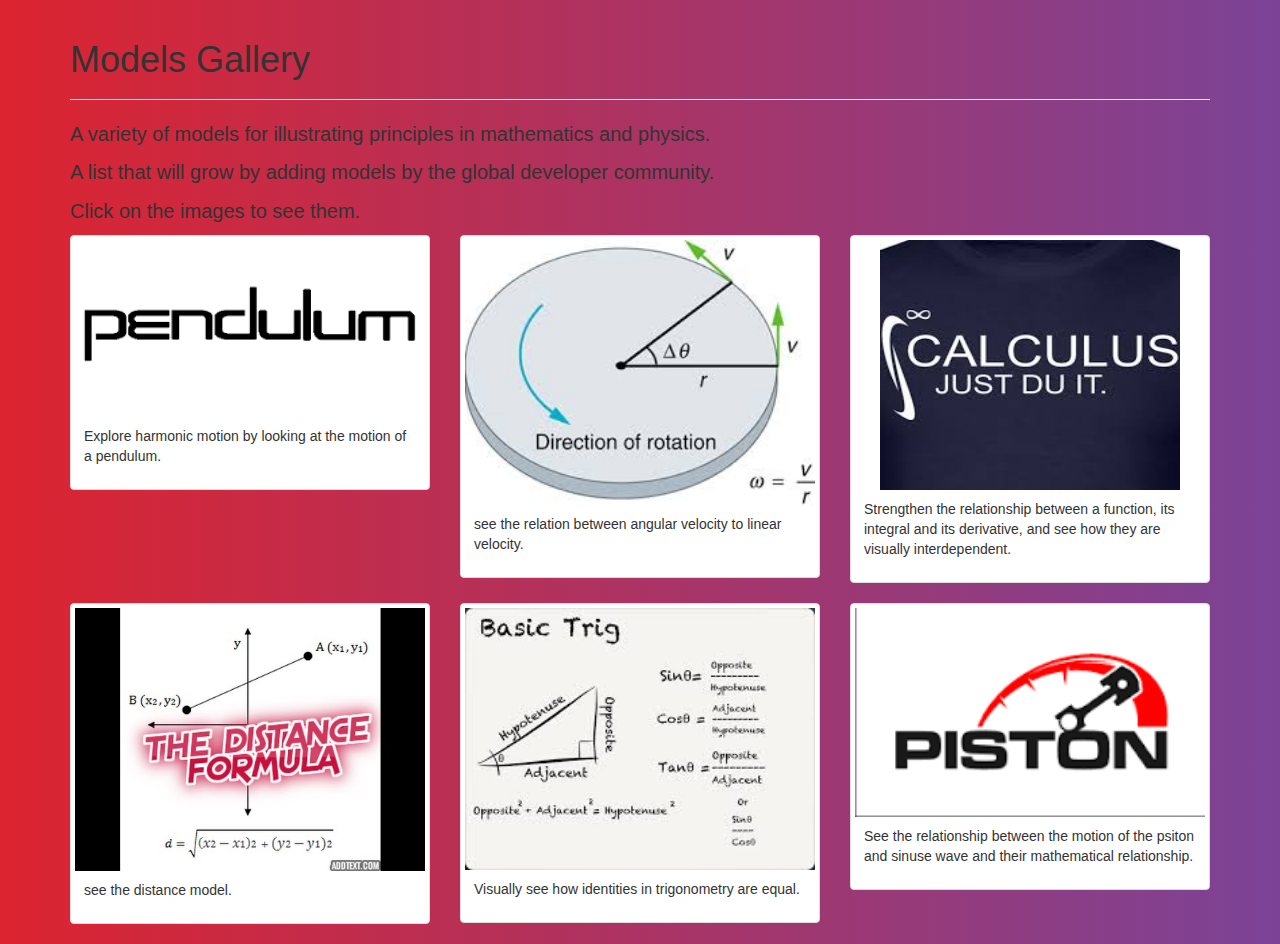
<file: models/modelList.html>
<!DOCTYPE html>
<html lang="en">
	<head>
		<title>Models Example</title>
		<meta charset="utf-8">
		<meta name="viewport" content="width=device-width, initial-scale=1">
		<link rel="stylesheet" href="https://maxcdn.bootstrapcdn.com/bootstrap/3.3.7/css/bootstrap.min.css">
		<script src="https://ajax.googleapis.com/ajax/libs/jquery/3.2.0/jquery.min.js"></script>
		<script src="https://maxcdn.bootstrapcdn.com/bootstrap/3.3.7/js/bootstrap.min.js"></script>
		<style>
			body {
				background: url("http://localhost/webs/WikiVision/wikiVisionTemplate/img/bg-pattern.png"), linear-gradient(to left,#7b4397,#dc2430);
			}
			
			#preview{
				font-size: 20px;
			}

		</style>
	</head>
	<body>

		<div class="container">

			<div class="page-header">
				<h1>Models Gallery</h1>

			</div>

			<div id="preview">

				<p>
					A variety of models for illustrating principles in mathematics and physics.
				</p>
				<p>
					A list that will grow by adding models by the global developer community.
				</p>
				<p>
					Click on the images to see them.
				</p>

			</div>

			<div class="row">

				<div class="col-md-4">
					<div class="thumbnail">
						<a href="pendulum/pendulum.html" target="_blank"> <img src="assets/pendulum.png" alt="Pendulum" style="width:100%">
						<div class="caption">
							<p>
								Explore harmonic motion by looking at the motion of a pendulum.
							</p>
						</div> </a>
					</div>
				</div>

				<div class="col-md-4">
					<div class="thumbnail">
						<a href="velocity/velocity.html" target="_blank"> <img src="assets/velocity.jpg" alt="Velocity" style="width:100%">
						<div class="caption">
							<p>
								see the relation between angular velocity to linear velocity.
							</p>
						</div> </a>
					</div>
				</div>

				<div class="col-md-4">
					<div class="thumbnail">
						<a href="calculus/calculus.html" target="_blank"> <img src="assets/calculusLogo.jpg" alt="Calculus" style="width:300px;height:250px;">
						<div class="caption">
							<p>
								Strengthen the relationship between a function, its integral and its derivative, and see how they are visually interdependent.
							</p>
						</div> </a>
					</div>
				</div>

			</div>

			<div class ="row">

				<div class="col-md-4">
					<div class="thumbnail">
						<a href="distance/distance.html" target="_blank"> <img src="assets/distance.jpg" alt="Distance" style="width:100%">
						<div class="caption">
							<p>
								see the distance model.
							</p>
						</div> </a>
					</div>
				</div>

				<div class="col-md-4">
					<div class="thumbnail">
						<a href="trigoRatio/trigo.html" target="_blank"> <img src="assets/trigo.jpg" alt="TrigoRatio" style="width:100%">
						<div class="caption">
							<p>
								Visually see how identities in trigonometry are equal.
							</p>
						</div> </a>
					</div>
				</div>

				<div class="col-md-4">
					<div class="thumbnail">
						<a href="piston/piston.html" target="_blank"> <img src="assets/pistonLogo.png" alt="Piston" style="width:100%">
						<div class="caption">
							<p>
								See the relationship between the motion of the psiton and sinuse wave  and their mathematical relationship.
							</p>
						</div> </a>
					</div>
				</div>

			</div>

		</div>

	</body>
</html>
</file>
